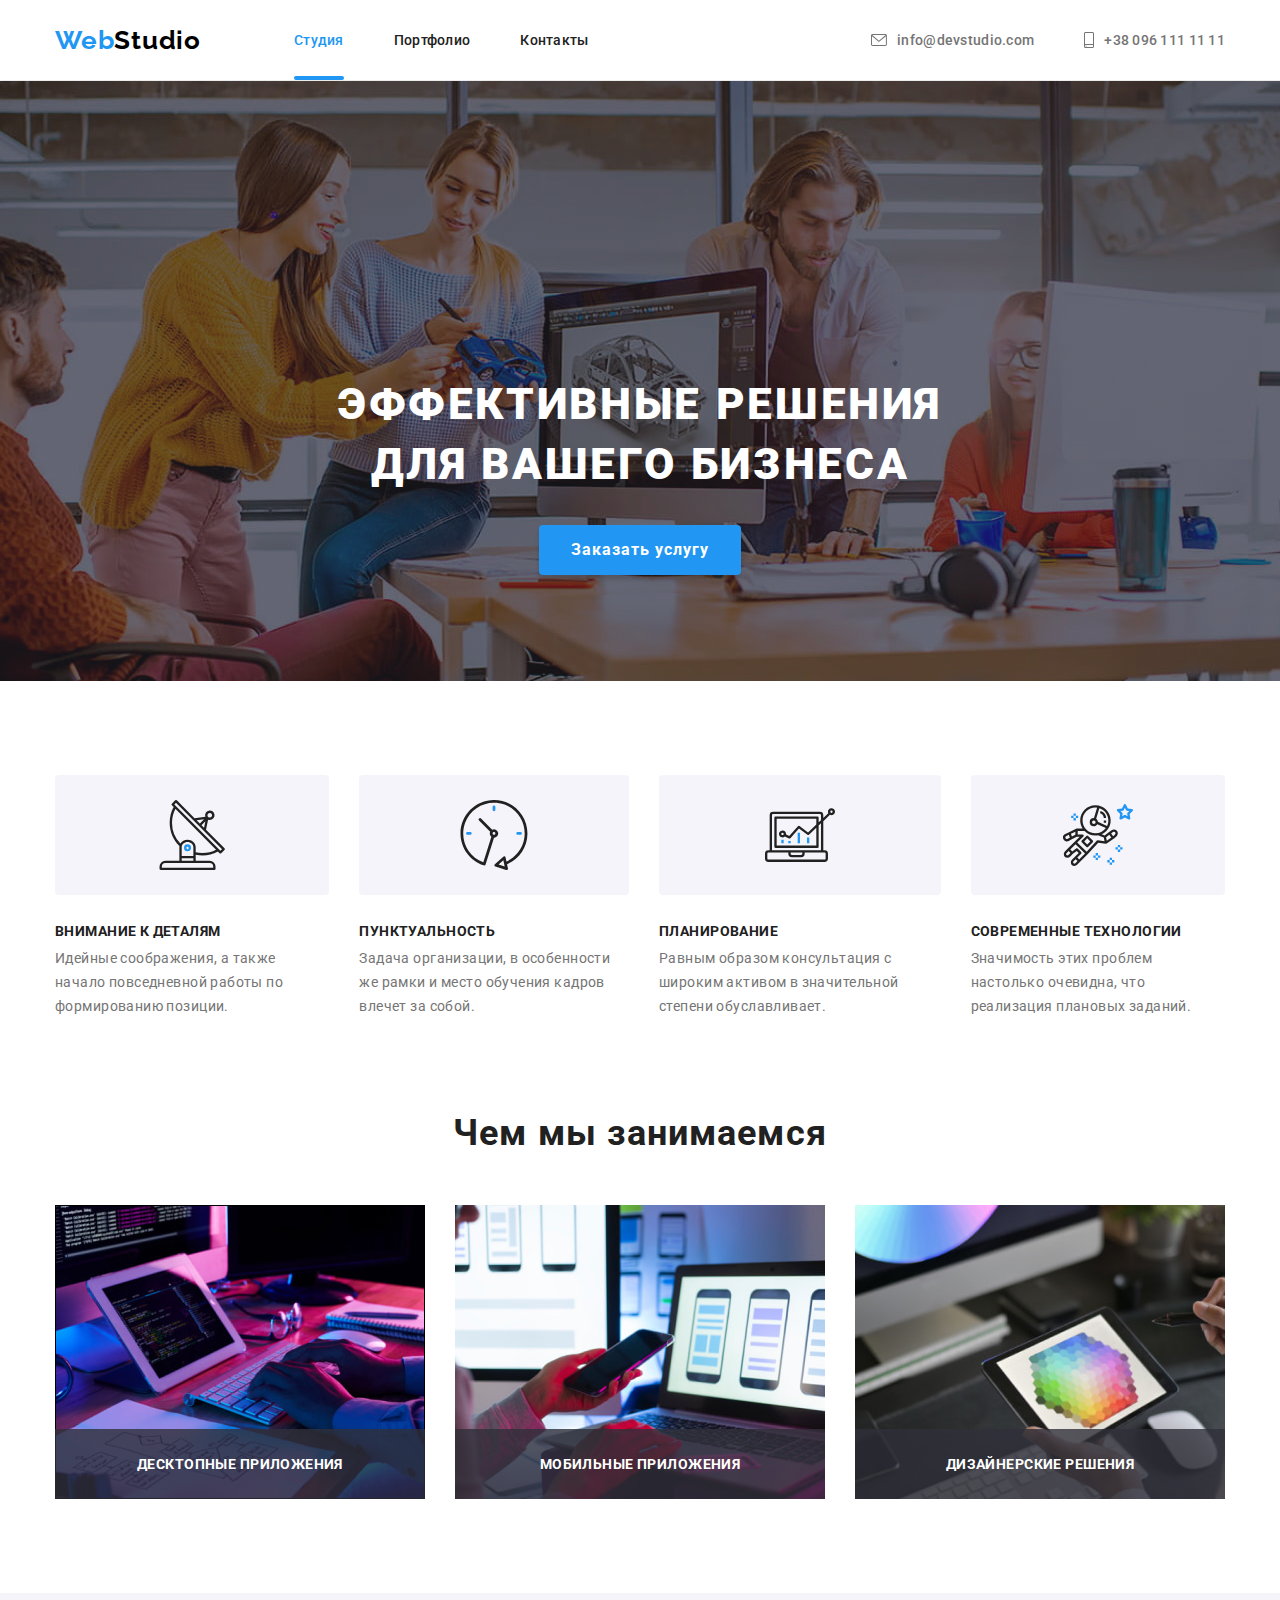
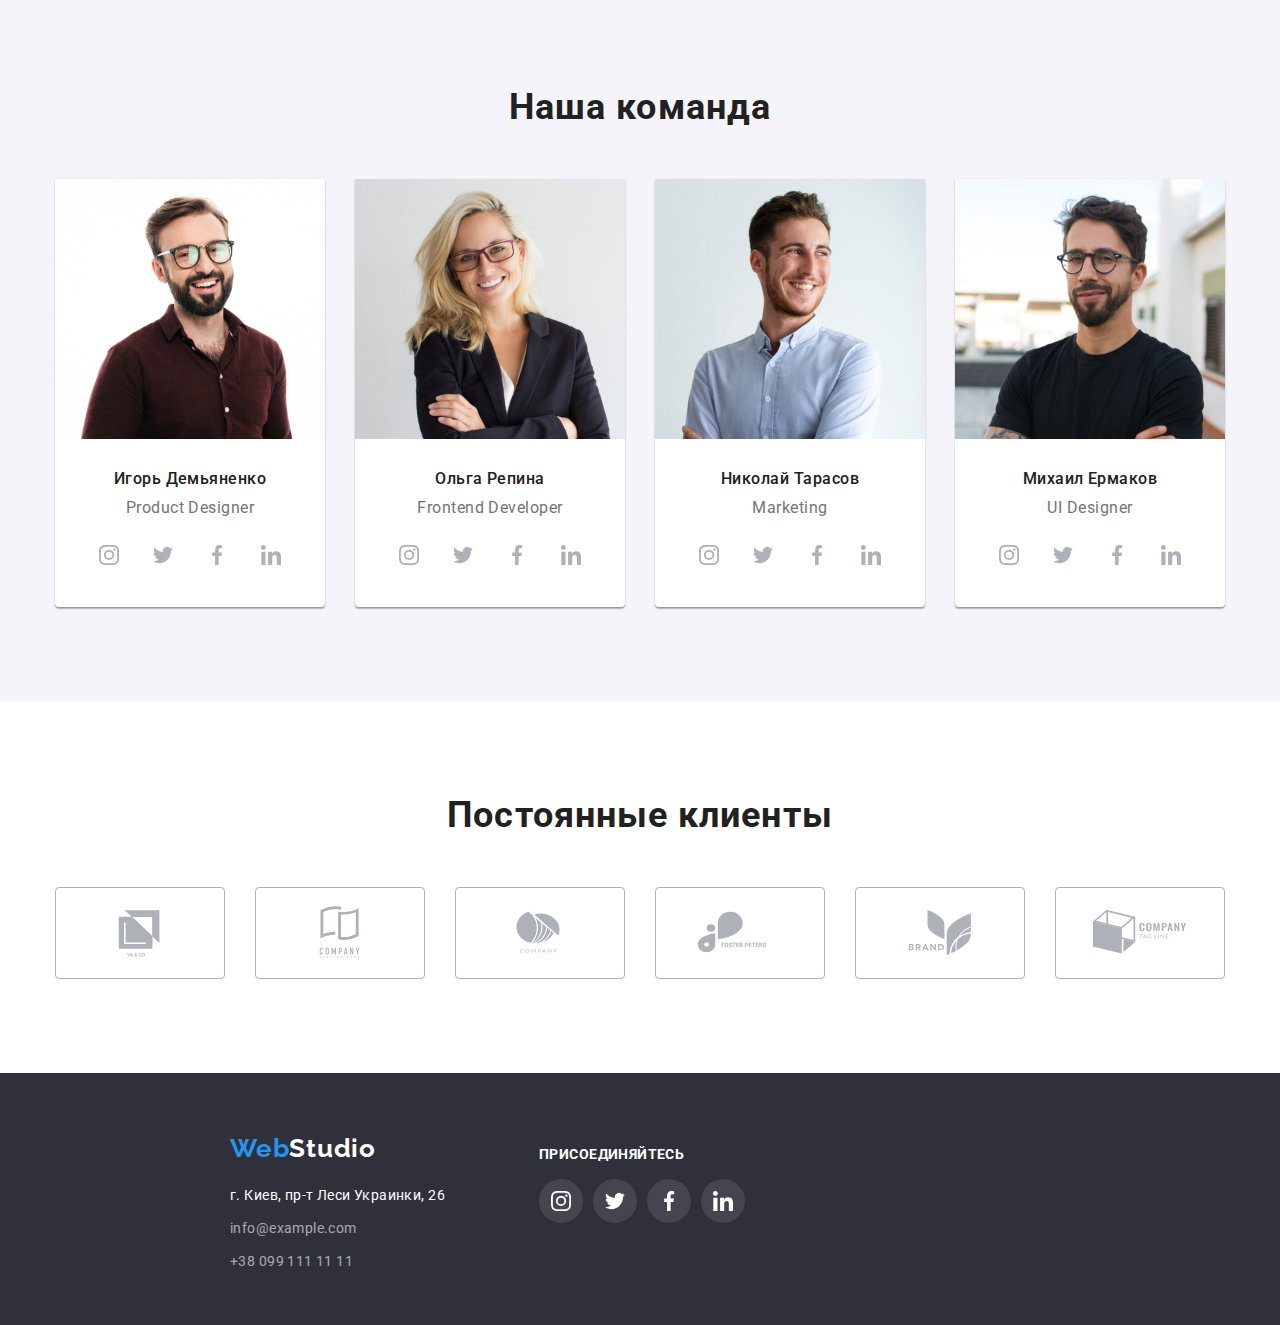
<file: index.html>
<!DOCTYPE html>
<html lang="ru">
<head>
    <meta charset="UTF-8">
    <meta http-equiv="X-UA-Compatible" content="IE=edge">
    <meta name="viewport" content="width=device-width, initial-scale=1.0">
    <title>Document</title>
    <link rel="preconnect" href="https://fonts.gstatic.com">
    <link href="https://fonts.googleapis.com/css2?family=Raleway:wght@700&family=Roboto:wght@400;500;700;900&display=swap"
        rel="stylesheet">
    <link rel="stylesheet" href="https://cdnjs.cloudflare.com/ajax/libs/modern-normalize/1.0.0/modern-normalize.min.css">
    <link rel="stylesheet" href="./css/style.css">

</head>

<!-- Body section -->
<body>
    <!-- Header section -->
   <header class="section-header">
       <div class="container nav-container">
           <!-- Navigation section -->
        <nav class="nav"> 
            <!-- Logo -->
            <a class="logo" href="/"><span class="web-logo">Web</span><span class="studio-logo">Studio</span></a>
       
            <ul class="nav-list">
                <li class="item"><a class="active-link" href="">Студия</a></li>
                <li class="item"><a class="nav-link" href="./portfolio.html">Портфолио</a></li>
                <li class="item"><a class="nav-link" href="#contact">Контакты</a></li>
            </ul>
        </nav>
            <ul class="nav-contact">
                <li class="item"><a class="nav-contact-link" href="mailto:info@devstudio.com">
                    <svg class="icon-nav-contact icon-env">
                        <use href="./images/icons.svg#envelope">
                        </use>
                    </svg>
                    info@devstudio.com</a></li>
                <li class="item"><a class="nav-contact-link" href="tel:+380961111111">
                    <svg class="icon-nav-contact icon-tel">
                        <use href="./images/icons.svg#telephone"></use>
                    </svg>
                    +38 096 111 11 11</a></li>
            </ul>
        </div>
   </header>
    
   <main>
       <!-- Main section -->

        <section class="section section-title">
            <div class="container-title container">
                <h1 class="title">Эффективные решения для вашего бизнеса</h1>
                <button data-modal-open type="button" class="button-service">Заказать услугу</button>
           </div> 
        </section>
        

        <section class="section">
            <div class="container">
                
                <!-- Our advantage section -->
                <h2 class="caption hidden"> Наши преимущества</h2>
                <ul class="list-advantage">
                    <li class="item">
                        <div class="box-advantage">
                            <svg class="icon-advantage" width="70" height="70">
                                <use href="./images/icons.svg#antenna"></use>
                            </svg>
                        </div>
                        <h3 class="caption-advantage">Внимание к деталям</h3>
                        <p class="text-advantage">Идейные соображения, а также начало повседневной работы по формированию позиции.</p>
                    </li>
                    <li class="item">
                        <div class="box-advantage">
                            <svg class="icon-advantage" width="70" height="70">
                                <use href="./images/icons.svg#clock"></use>
                            </svg>
                        </div>
                        <h3 class="caption-advantage">Пунктуальность</h3>
                        <p class="text-advantage">Задача организации, в особенности же рамки и место обучения кадров влечет за собой.</p>
                    </li>
                    <li class="item">
                        <div class="box-advantage">
                            <svg class=icon-advantage  width="70" height="70">
                                <use href="./images/icons.svg#diagram"></use>
                            </svg>
                        </div>
                        <h3 class="caption-advantage">Планирование</h3>
                        <p class="text-advantage">Равным образом консультация с широким активом в значительной степени обуславливает.</p>
                    </li>
                    <li class="item">
                        <div class="box-advantage">
                            <svg class="icon-advantage"  width="70" height="70">
                                <use href="./images/icons.svg#astronaut"></use>
                            </svg>
                        </div>
                        <h3 class="caption-advantage">Современные технологии</h3>
                        <p class="text-advantage">Значимость этих проблем настолько очевидна, что реализация плановых заданий.</p>
                    </li>
                </ul>
            </div>
         </section> 

        <section class="section what-we-doing-section">
            <!-- What are we doing section -->
            <div class="container">
                <h2 class="caption">Чем мы занимаемся</h2>
                <ul class="list-images">
                    <li class="images">
                        <div>
                        <img src="./images/box1.jpg" alt="На деревянном столе стоят компьютер и планшет.На их экране изображены написанные коды. Рядом с планшетом лежит клавиатура. Человек печатает на клавиатуре, создавая эти коды " width="370">
                        <p class="image-title">Десктопные приложения</p>
                        </div>
                    </li>
                    <li class="images">
                        <div>
                        <img src="./images/box2.jpg" alt="Человек создает дизайн программы для мобильных устройств. Одна его рука лежит на клавиатуре, в другой руке он держит мобильный телефон" width="370">
                    <p class="image-title">Мобильные приложения</p>
                    </div>
                    </li>
                    <li class="images">
                       <div>
                        <img src="./images/box3.jpg" alt="Человек держит в одной руке планшет, в другой стилус . На планшете изображена цветовая палитра" width="370">
                        <p class="image-title">Дизайнерские решения</p>
                        </div>
                    </li>
                </ul>
            </div>
        </section>

        <!-- Our team section -->

        <section class="section section-team">
            <div class="container">
                <h2 class="caption">Наша команда</h2>
                <ul class="list-images">
                    <li  class="item">
                        <img src="./images/img-5.jpg" alt="Игорь Демьяненко" width="270">
                        <div class="box-worker">
                            <h3 class="name">Игорь Демьяненко</h3>
                            <p class="duties">Product Designer</p>
                            <ul class="list-networking">
                                <li class="item-networking">
                                    <a class="item-networking-link color-icon-worker" href="">
                                        <svg class="icon-networking" width="20" height="20">
                                            <use href="./images/icons.svg#instagram"></use>
                                        </svg>
                                    </a>
                                </li>
                                <li class="item-networking">
                                    <a class="item-networking-link color-icon-worker" href="">
                                        <svg class="icon-networking" width="20" height="20">
                                            <use href="./images/icons.svg#twitter"></use>
                                        </svg>
                                    </a>
                                </li>
                                <li class="item-networking">
                                    <a class="item-networking-link color-icon-worker" href="">
                                        <svg class="icon-networking" width="20" height="20">
                                            <use href="./images/icons.svg#facebook"></use>
                                            
                                        </svg>
                                    </a>
                                </li>
                                <li class="item-networking">
                                    <a class="item-networking-link color-icon-worker" href="">
                                        <svg class="icon-networking" width="20" height="20">
                                            <use href="./images/icons.svg#linkedin"></use>
                                        </svg>
                                    </a>
                                </li>
                            </ul>
                        </div>
                    </li>
                    <li class="item">
                        <img src="./images/img-2-2.jpg" alt="Ольга Репина" width="270">
                        <div class="box-worker">
                            <h3 class="name">Ольга Репина</h3>
                            <p class="duties">Frontend Developer</p>
                            <ul class="list-networking">
                                <li class="item-networking">
                                    <a class="item-networking-link color-icon-worker" href="">
                                        <svg class="icon-networking" width="20" height="20">
                                            <use href="./images/icons.svg#instagram"></use>
                                        </svg>
                                    </a>
                                </li>
                                <li class="item-networking">
                                    <a class="item-networking-link color-icon-worker" href="">
                                        <svg class="icon-networking" width="20" height="20">
                                            <use href="./images/icons.svg#twitter"></use>
                                        </svg>
                                    </a>
                                </li>
                                <li class="item-networking">
                                    <a class="item-networking-link color-icon-worker" href="">
                                        <svg class="icon-networking" width="20" height="20">
                                            <use href="./images/icons.svg#facebook"></use>
                            
                                        </svg>
                                    </a>
                                </li>
                                <li class="item-networking">
                                    <a class="item-networking-link color-icon-worker" href="">
                                        <svg class="icon-networking" width="20" height="20">
                                            <use href="./images/icons.svg#linkedin"></use>
                                        </svg>
                                    </a>
                                </li>
                            </ul>
                        </div>
                    </li>
                    <li class="item">
                        <img src="./images/img-3-2.jpg" alt="Николай Тарасов" width="270">
                        <div class="box-worker">
                            <h3 class="name">Николай Тарасов</h3>
                            <p class="duties">Marketing</p>
                            <ul class="list-networking">
                                <li class="item-networking">
                                    <a class="item-networking-link color-icon-worker" href="">
                                        <svg class="icon-networking" width="20" height="20">
                                            <use href="./images/icons.svg#instagram"></use>
                                        </svg>
                                    </a>
                                </li>
                                <li class="item-networking">
                                    <a class="item-networking-link color-icon-worker" href="">
                                        <svg class="icon-networking" width="20" height="20">
                                            <use href="./images/icons.svg#twitter"></use>
                                        </svg>
                                    </a>
                                </li>
                                <li class="item-networking">
                                    <a class="item-networking-link color-icon-worker" href="">
                                        <svg class="icon-networking" width="20" height="20">
                                            <use href="./images/icons.svg#facebook"></use>
                            
                                        </svg>
                                    </a>
                                </li>
                                <li class="item-networking">
                                    <a class="item-networking-link color-icon-worker" href="">
                                        <svg class="icon-networking" width="20" height="20">
                                            <use href="./images/icons.svg#linkedin"></use>
                                        </svg>
                                    </a>
                                </li>
                            </ul>
                        </div>
                    </li>
                    <li class="item">
                        <img src="./images/img-4-2.jpg" alt="Михаил Ермаков" width="270">
                        <div class="box-worker">
                            <h3 class="name">Михаил Ермаков</h3>
                            <p class="duties">UI Designer</p>
                            <ul class="list-networking">
                                <li class="item-networking">
                                    <a class="item-networking-link color-icon-worker" href="">
                                        <svg class="icon-networking" width="20" height="20">
                                            <use href="./images/icons.svg#instagram"></use>
                                        </svg>
                                    </a>
                                </li>
                                <li class="item-networking">
                                    <a class="item-networking-link color-icon-worker" href="">
                                        <svg class="icon-networking" width="20" height="20">
                                            <use href="./images/icons.svg#twitter"></use>
                                        </svg>
                                    </a>
                                </li>
                                <li class="item-networking">
                                    <a class="item-networking-link color-icon-worker" href="">
                                        <svg class="icon-networking" width="20" height="20">
                                            <use href="./images/icons.svg#facebook"></use>
                            
                                        </svg>
                                    </a>
                                </li>
                                <li class="item-networking">
                                    <a class="item-networking-link color-icon-worker" href="">
                                        <svg class="icon-networking" width="20" height="20">
                                            <use href="./images/icons.svg#linkedin"></use>
                                        </svg>
                                    </a>
                                </li>
                            </ul>
                        </div>
                    </li>
                </ul>
            </div>
        </section>

        <!-- Our clients -->
        <section class="section">
            <div class="container">
                <h2 class="caption">Постоянные клиенты</h2>
                <ul class="list-images">
                    <li class="item-clients">
                        <a class="link-client" href="">
                            <svg class="icon-clients">
                                <use href="./images/icons.svg#yaco"></use>
                            </svg>
                        </a>
                    </li>
                    <li class="item-clients">
                        <a class="link-client" href="">
                            <svg class="icon-clients">
                                <use href="./images/icons.svg#tagline"></use>
                            </svg>
                        </a>
                    </li>
                    <li  class="item-clients">
                        <a class="link-client" href="">
                            <svg class="icon-clients">
                                <use href="./images/icons.svg#company"></use>
                            </svg>
                        </a>
                    </li>
                    <li class="item-clients">
                        <a class="link-client" href="">
                            <svg class="icon-clients">
                                <use href="./images/icons.svg#foster"></use>
                            </svg>
                        </a>
                    </li>
                    <li class="item-clients">
                        <a class="link-client" href="">
                            <svg class="icon-clients">
                                <use href="./images/icons.svg#brand-leaf"></use>
                            </svg>
                        </a>
                    </li>
                    <li class="item-clients">
                        <a class="link-client" href="">
                            <svg class="icon-clients">
                                <use href="./images/icons.svg#tagline-box"></use>
                            </svg>
                        </a>
                    </li>
                </ul>
                
            </div>
        </section>

   </main>


<!-- Footer section -->
<footer class="footer">
    <section class="section-footer">
        <div class="container-footer container">
           <div class="adress-container">
                <a class="logo" href=""><span class="web-logo">Web</span><span class="studio-logo">Studio</span></a>
                <!-- Address section -->
                    <address id="contact">
                        <ul class="address">
                            <li>
                                <p class="address-contact">г. Киев, пр-т Леси Украинки, 26</p>
                            </li>
                            <li>
                                <a class="address-contact address-contact-color" href="mailto:info@example.com">info@example.com</a>
                            </li>
                            <li>
                                <a class="address-contact address-contact-color" href="tel:+380991111111">+38 099 111 11 11</a>
                            </li>
                        </ul>
                    </address>
            </div>
        <div class="join-container">
            <b class="caption-advantage">присоединяйтесь</b>
            <ul class="list-networking">
                <li class="item-networking">
                    <a class="item-networking-link color-icon-join" href="">
                        <svg class="icon-networking" width="20" height="20">
                            <use href="./images/icons.svg#instagram"></use>
                        </svg>

                    </a>
                </li>
                <li class="item-networking">
                    <a class="item-networking-link color-icon-join" href="">
                        <svg class="icon-networking" width="20" height="20">
                            <use href="./images/icons.svg#twitter"></use>
                        </svg>
                    </a>
                </li>
                <li class="item-networking">
                    <a class="item-networking-link color-icon-join" href="">
                        <svg class="icon-networking" width="20" height="20">
                            <use href="./images/icons.svg#facebook"></use>
                        </svg>
                    </a>
                </li>
                <li class="item-networking">
                    <a class="item-networking-link color-icon-join" href="">
                        <svg class="icon-networking" width="20" height="20">
                            <use href="./images/icons.svg#linkedin"></use>
                        </svg>
                    </a>
                </li>
            </ul>
        </div>
        </div>
    </section>
</footer>
<div class="backdrop is-hidden" data-modal>
    <div class="modal">
        <button data-modal-close type="button" class="close-button">
            <svg width="18px" height="18px">
                <use href="./images/icons.svg#close"></use>
            </svg>
        </button>
    </div>
</div>
<script src="./js/modal.js"></script>
</body>    
</html>
</file>
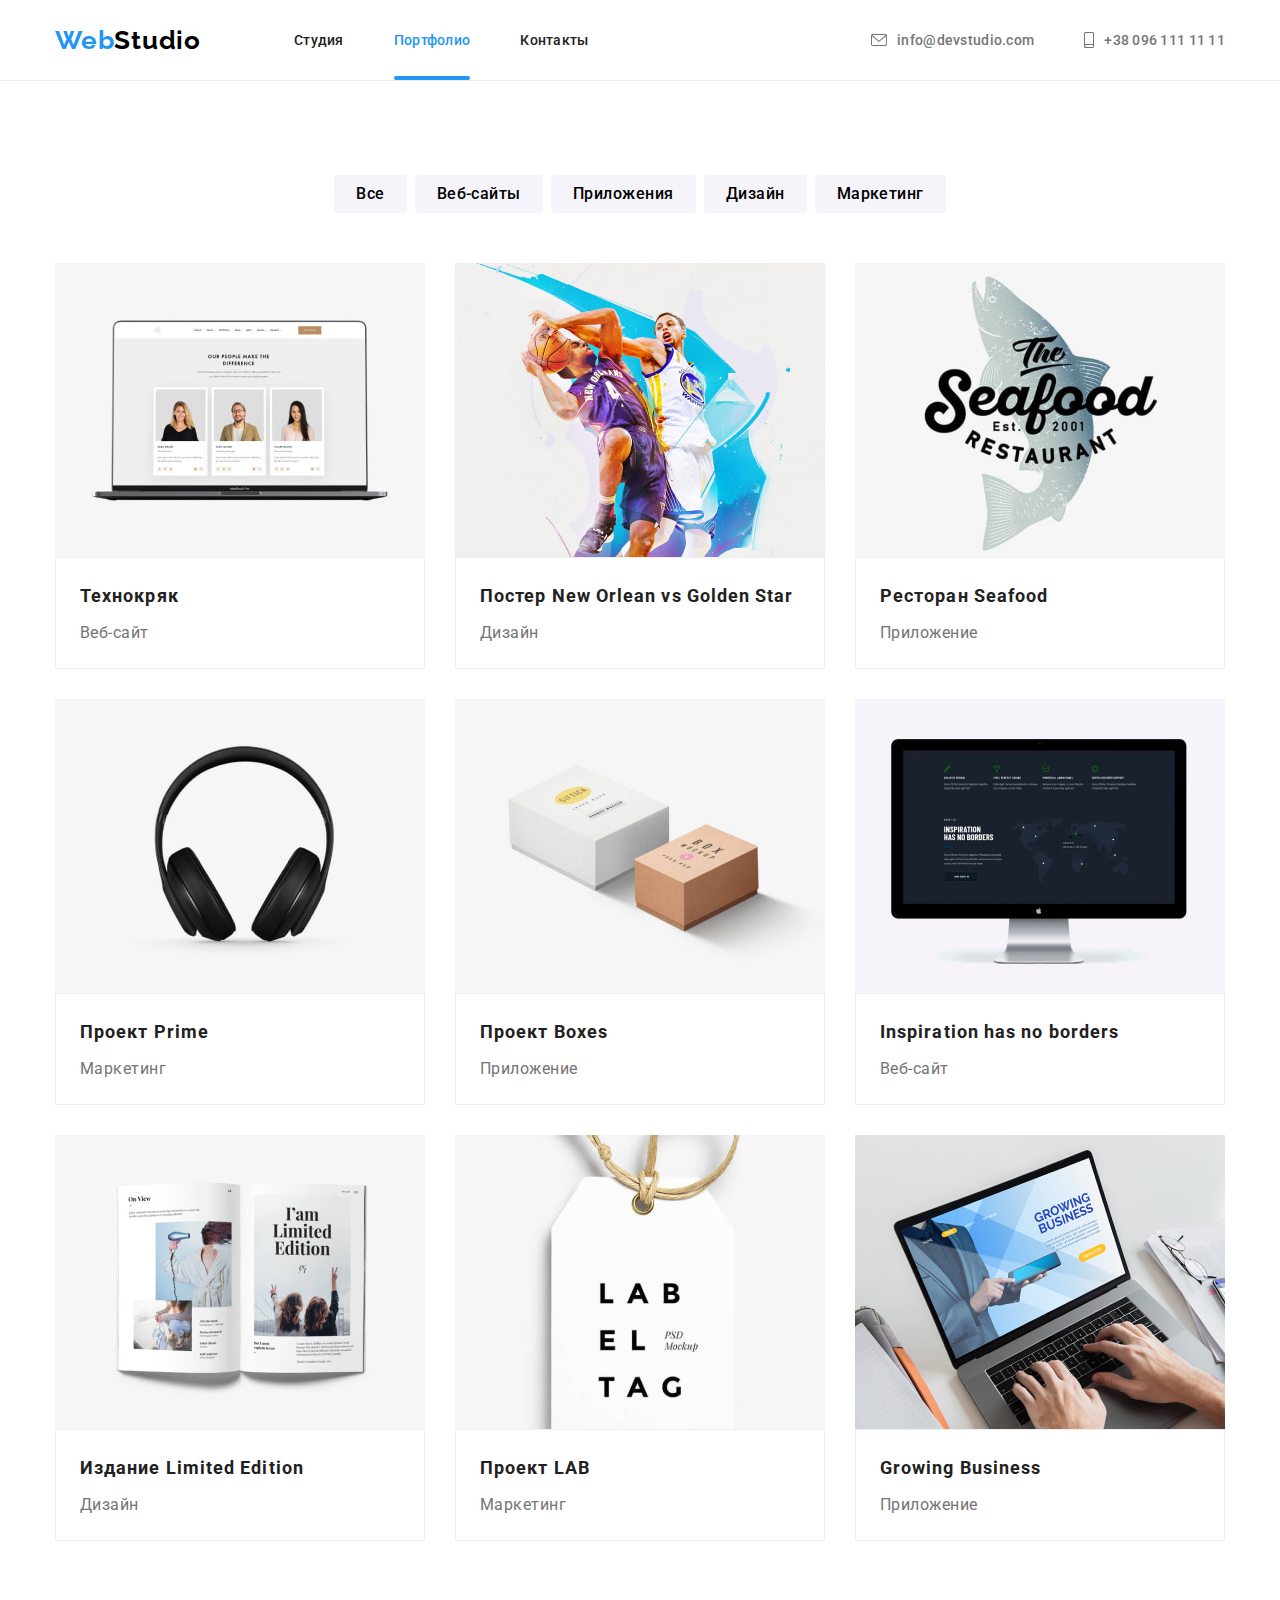
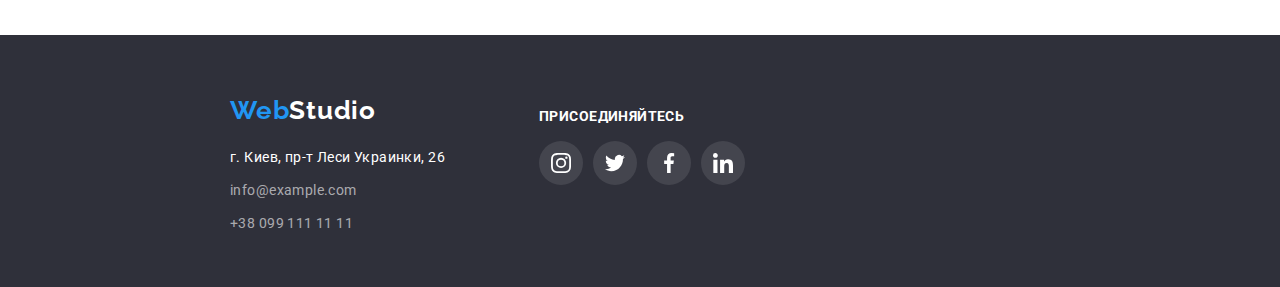
<file: portfolio.html>
<!DOCTYPE html>
<html lang="en">
<head>
    <meta charset="UTF-8">
    <meta http-equiv="X-UA-Compatible" content="IE=edge">
    <meta name="viewport" content="width=device-width, initial-scale=1.0">
    <title>Document</title>
    <link rel="preconnect" href="https://fonts.gstatic.com">
    <link href="https://fonts.googleapis.com/css2?family=Raleway:wght@700&family=Roboto:wght@400;500;700;900&display=swap"
        rel="stylesheet">
    <link rel="stylesheet" href="https://cdnjs.cloudflare.com/ajax/libs/modern-normalize/1.0.0/modern-normalize.min.css">
    <link rel="stylesheet" href="./css/style.css">
</head>
<body>
    <header class="section-header">
        <div class="container nav-container">
            <nav class="nav">
                <a class="logo" href="/"><span class="web-logo">Web</span><span class="studio-logo">Studio</span></a>
        
                <ul class="nav-list">
                    <li class="item"><a class="nav-link" href="./index.html">Студия</a></li>
                    <li class="item"><a class="active-link" href="./portfolio.html">Портфолио</a></li>
                    <li class="item"><a class="nav-link" href="#contact">Контакты</a></li>
                </ul>
            </nav>
            <ul class="nav-contact">
                <li class="item"><a class="nav-contact-link position-link" href="mailto:info@devstudio.com">
                    <svg class="icon-nav-contact icon-env">
                        <use href="./images/icons.svg#envelope">
                        </use>
                    </svg>
                    info@devstudio.com</a></li>
                <li class="item"><a class="nav-contact-link position-link" href="tel:+380961111111">
                    <svg class="icon-nav-contact icon-tel">
                        <use href="./images/icons.svg#telephone"></use>
                    </svg>
                    +38 096 111 11 11</a></li>
            </ul>
        </div>
    </header>
    <main>
        <section class="section">
            <div class="container">
                <h1 class="hidden">Портфолио</h1>
                <ul class="list-button">
                    <li class="item">
                        <button type="button" class="button-item ">Все</button>
                    </li>
                    <li class="item">
                        <button type="button" class="button-item">Веб-сайты</button>
                    </li>
                    <li class="item">
                        <button type="button" class="button-item">Приложения</button>
                    </li>
                    <li class="item">
                        <button type="button" class="button-item">Дизайн</button>
                    </li>
                    <li class="item">
                        <button type="button" class="button-item">Маркетинг</button>
                    </li>
                </ul>
            
                <ul class="portfolio-list">
                    <li class="item">
                        <a class="portfolio-list-link" href="">
                            <div class="portfolio-text-box">   
                            <img src="./images/img-11.jpg" alt="Macbook Pro. На экране ноутбука страница сайта" width="370">
                                <p class="portfolio-list-text">
                                    Технокряк это современная площадка распространения коронавируса. Компании используют эту платформу для цифрового
                                    шпионажа и атак на защищённые сервера конкурентов.
                                </p>
                                </div>
                                <div class="around-line">
                                <h2 class="portfolio-item-caption">Технокряк</h2>
                                <p class="portfolio-item-text">Веб-сайт</p>
                                </div>
                        </a>
                    </li>
                    <li class="item">
                        <a class="portfolio-list-link" href="">
                        <div class="portfolio-text-box">
                            <img src="./images/img-12.jpg" alt="Двое мужчин, играющие в баскетбол" width="370">
                            <p class="portfolio-list-text">
                                Технокряк это современная площадка распространения коронавируса. Компании используют эту платформу для цифрового
                                шпионажа и атак на защищённые сервера конкурентов.
                            </p>
                            </div>
                            <div class="around-line">
                                <h2  class="portfolio-item-caption">Постер New Orlean vs Golden Star</h2>
                                <p class="portfolio-item-text">Дизайн</p>
                                </div>
                        </a>
                    </li>
                    <li class="item">
                        <a class="portfolio-list-link" href="">
                            <div class="portfolio-text-box">
                            <img src="./images/img-13.jpg" alt="Логотип ресторана The Seafood restaurant" width="370">
                            <p class="portfolio-list-text">
                                Технокряк это современная площадка распространения коронавируса. Компании используют эту платформу для цифрового
                                шпионажа и атак на защищённые сервера конкурентов.
                            </p>
                            </div>
                            <div class="around-line">
                                    <h2 class="portfolio-item-caption">Ресторан Seafood</h2>
                                    <p class="portfolio-item-text">Приложение</p>
                                </div>
                        </a>
                    </li>
                    <li class="item">
                        <a class="portfolio-list-link" href="">
<div class="portfolio-text-box">
                            <img src="./images/img-14.jpg" alt="Чёрные наушники" width="370">
                            <p class="portfolio-list-text">
                                Технокряк это современная площадка распространения коронавируса. Компании используют эту платформу для цифрового
                                шпионажа и атак на защищённые сервера конкурентов.
                            </p>
                            </div>
                            
                            <div class="around-line">
                                    <h2 class="portfolio-item-caption">Проект Prime</h2>
                                    <p class="portfolio-item-text">Маркетинг</p>
                                </div>
                        </a>
                    </li>
                    <li class="item">
                        <a class="portfolio-list-link" href="">
                            <div class="portfolio-text-box">
                            <img src="./images/img-15.jpg" alt="Две крафтовые картонные коробки. Одна серая, вторая коричневая" width="370">
                            <p class="portfolio-list-text">
                                Технокряк это современная площадка распространения коронавируса. Компании используют эту платформу для цифрового
                                шпионажа и атак на защищённые сервера конкурентов.
                            </p>
                            </div>
                            <div class="around-line">
                                    <h2 class="portfolio-item-caption">Проект Boxes</h2>
                                    <p class="portfolio-item-text">Приложение</p>
                                </div>
                        </a>
                    </li>
                    <li class="item">
                        <a class="portfolio-list-link" href="">
                            <div class="portfolio-text-box">
                            <img src="./images/img-16.jpg" alt="Экран Apple. Нём изображен сайт в чёрно-белых тонах с заглавием Inspiration has no borders " width="370">
                            <p class="portfolio-list-text">
                                Технокряк это современная площадка распространения коронавируса. Компании используют эту платформу для цифрового
                                шпионажа и атак на защищённые сервера конкурентов.
                            </p>
                            </div>
                            <div class="around-line">
                                    <h2 class="portfolio-item-caption">Inspiration has no borders</h2>
                                    <p class="portfolio-item-text">Веб-сайт</p>
                                </div>
                        </a>
                    </li>
                    <li class="item">
                        <a class="portfolio-list-link" href="">
                            <div class="portfolio-text-box">
                            <img src="./images/img-18.jpg" alt="Открытый журнал" width="370">
                            <p class="portfolio-list-text">
                                Технокряк это современная площадка распространения коронавируса. Компании используют эту платформу для цифрового
                                шпионажа и атак на защищённые сервера конкурентов.
                            </p>
                            </div>
                            <div class="around-line">
                                <h2 class="portfolio-item-caption">Издание Limited Edition</h2>
                                <p class="portfolio-item-text">Дизайн</p>
                            </div>
                        </a>
                    </li>
                    <li class="item">
                        <a class="portfolio-list-link" href="">
                            
                            <div class="portfolio-text-box">
                                <img src="./images/img-19.jpg" alt="Бирка с надписью LAB EL TAG" width="370">
                            <p class="portfolio-list-text">
                                Технокряк это современная площадка распространения коронавируса. Компании используют эту платформу для цифрового
                                шпионажа и атак на защищённые сервера конкурентов.
                            </p>
                            </div>
                                <div class="around-line">
                                <h2 class="portfolio-item-caption">Проект LAB</h2>
                                <p class="portfolio-item-text">Маркетинг</p>
                            </div>
                        </a>
                    </li>
                    <li class="item">
                        <a class="portfolio-list-link" href="">
                            
                            <div class="portfolio-text-box">
                                <img src="./images/img-20.jpg" alt="На белой поверхности стола стоит ноутбук. На экране ноутбука изображена страница сайта с надписью Growing Business" width="370">
                            <p class="portfolio-list-text">
                                Технокряк это современная площадка распространения коронавируса. Компании используют эту платформу для цифрового
                                шпионажа и атак на защищённые сервера конкурентов.
                            </p>
                            </div>
                                <div class="around-line">
                                <h2 class="portfolio-item-caption">Growing Business</h2>
                               <p class="portfolio-item-text">Приложение</p>
                            </div> 
                        </a>
                    </li>
                </ul>
            </div>
        </section>
    </main>
    
    
    
    <!-- Footer section -->
    <footer class="footer">
        <section class="section-footer">
            <div class="container-footer container">
                <div class="adress-container">
                    <a class="logo" href=""><span class="web-logo">Web</span><span class="studio-logo">Studio</span></a>
                    <!-- Address section -->
                    <address id="contact">
                        <ul class="address">
                            <li>
                                <p class="address-contact">г. Киев, пр-т Леси Украинки, 26</p>
                            </li>
                            <li>
                                <a class="address-contact address-contact-color"
                                    href="mailto:info@example.com">info@example.com</a>
                            </li>
                            <li>
                                <a class="address-contact address-contact-color" href="tel:+380991111111">+38 099 111 11
                                    11</a>
                            </li>
                        </ul>
                    </address>
                </div>
                <div class="join-container">
                    <b class="caption-advantage">присоединяйтесь</b>
                    <ul class="list-networking">
                        <li class="item-networking">
                            <a class="item-networking-link color-icon-join" href="">
                                <svg class="icon-networking" width="20" height="20">
                                    <use href="./images/icons.svg#instagram"></use>
                                </svg>
    
                            </a>
                        </li>
                        <li class="item-networking">
                            <a class="item-networking-link color-icon-join" href="">
                                <svg class="icon-networking" width="20" height="20">
                                    <use href="./images/icons.svg#twitter"></use>
                                </svg>
                            </a>
                        </li>
                        <li class="item-networking">
                            <a class="item-networking-link color-icon-join" href="">
                                <svg class="icon-networking" width="20" height="20">
                                    <use href="./images/icons.svg#facebook"></use>
                                </svg>
                            </a>
                        </li>
                        <li class="item-networking">
                            <a class="item-networking-link color-icon-join" href="">
                                <svg class="icon-networking" width="20" height="20">
                                    <use href="./images/icons.svg#linkedin"></use>
                                </svg>
                            </a>
                        </li>
                    </ul>
                </div>
            </div>
        </section>
    </footer>
</body> 
    </html>
</file>
<file: css/style.css>
:root {
  --blue: #2196f3;
  --black: #000000;
  --grey: #757575;
  --white: #ffffff;
  --lavender: #f5f4fa;
  --black-rock: #2f303a;
  --light-grey: #afb1b8;
  --primary-color: #212121;
  --c-grey: #eeeeee;
}

body {
  font-family: "Roboto", "Raleway", sans-serif;
  font-style: normal;
  color: var(--primary-color);
  overflow-x: hidden;
}
/* General */
.container {
  margin-left: auto;
  margin-right: auto;
  width: 1200px;
  padding-left: 15px;
  padding-right: 15px;
}
.section {
  padding-top: 94px;
  padding-bottom: 94px;
}

h1,
h2,
h3,
p {
  margin-top: 0px;
  margin-bottom: 0px;
}
/* Navigation section */
.nav-container {
  display: flex;
  align-items: center;
}
.section-header {
  border-bottom: 1px solid #ececec;
}

/* Logo */
.logo {
  display: block;
  margin-right: 93px;
  font-family: Raleway;
  font-weight: 700;
  font-size: 26px;
  line-height: 1.192;
  letter-spacing: 0.03em;
  text-decoration: none;
}
.web-logo {
  color: var(--blue);
}
.studio-logo {
  color: var(--black);
}

/* Navigation */
.nav {
  display: flex;
  align-items: center;
}
.nav-list,
.nav-contact {
  list-style-type: none;
  margin: 0px;
  padding: 0px;
  display: flex;
}

.nav-contact-link,
.nav-link,
.active-link {
  display: block;

  transition: color 250ms cubic-bezier(0.4, 0, 0.2, 1);

  padding-top: 32px;
  padding-bottom: 32px;

  font-weight: 500;
  font-size: 14px;
  line-height: 1.142;
  letter-spacing: 0.02em;
  text-decoration: none;

  color: var(--grey);
}
.nav .nav-link {
  color: var(--body-color);
}
.nav-contact-link:hover,
.nav-contact-link:focus,
.nav-link:hover,
.nav-link:focus,
.address-contact-color:hover,
.address-contact-color:focus {
  color: var(--blue);
}

.nav .active-link {
  color: var(--blue);
}

.item {
  position: relative;
}

.active-link::after {
  content: "";

  display: block;

  position: absolute;
  left: 0;
  bottom: 0;

  width: 100%;
  height: 4px;
  background: var(--blue);
  border-radius: 2px;
}

.nav-list .item + .item {
  margin-left: 50px;
}
.nav-contact .item + .item {
  margin-left: 50px;
}
.nav-contact {
  margin-left: auto;
}
.nav-contact-link {
  display: flex;
  align-items: center;
}
.icon-nav-contact {
  display: block;

  transition: fill 250ms cubic-bezier(0.4, 0, 0.2, 1);

  margin-right: 10px;
  fill: currentColor;
}
.icon-nav-contact:hover,
.icon-nav-contact:focus {
  fill: currentColor;
}
.icon-env {
  width: 16px;
  height: 12px;
}
.icon-tel {
  width: 10px;
  height: 16px;
}

/* Main section */

.title {
  margin-top: 200px;
  margin-bottom: 30px;
  margin-left: auto;
  margin-right: auto;

  width: 696px;

  font-weight: 900;
  font-size: 44px;
  line-height: 1.363;
  text-align: center;
  letter-spacing: 0.06em;
  text-transform: uppercase;

  color: var(--white);
}

.section-title {
  margin-left: auto;
  margin-right: auto;

  max-width: 1600px;
  height: 600px;

  background: var(--black-rock);
  background-image: linear-gradient(
      to right,
      rgba(47, 48, 58, 0.4),
      rgba(47, 48, 58, 0.4)
    ),
    url(../images/hero-img.jpg);
  /* background-repeat: no-repeat; */
  background-position: center;
  background-size: cover;
}

.button-service {
  cursor: pointer;

  display: flex;

  transition: color 250ms cubic-bezier(0.4, 0, 0.2, 1),
    background-color 250ms cubic-bezier(0.4, 0, 0.2, 1);

  margin-left: auto;
  margin-right: auto;
  margin-bottom: 200px;

  background: var(--blue);
  box-shadow: 0px 4px 4px rgba(0, 0, 0, 0.15);
  border-radius: 4px;
  border: none;
  font-weight: 700;
  font-size: 16px;
  line-height: 1.875;
  padding: 10px 32px 10px 32px;

  text-align: center;
  letter-spacing: 0.06em;

  color: var(--white);
}
.button-service:hover,
.button-service:focus {
  background-color: #188ce8;
  color: var(--white);
}

/* Our advantage section */
.caption {
  margin-bottom: 50px;
  text-align: center;

  font-weight: 700;
  font-size: 36px;
  line-height: 1.166;

  letter-spacing: 0.03em;
}

.list-advantage {
  display: flex;

  list-style-type: none;
  margin: 0px;
  padding: 0px;
}
.list-advantage .item + .item {
  margin-left: 30px;
}

.caption-advantage {
  margin-bottom: 10px;

  font-weight: 700;
  font-size: 14px;
  line-height: 0.875;
  letter-spacing: 0.03em;
  text-transform: uppercase;
}
.text-advantage {
  font-size: 14px;
  line-height: 1.714;
  letter-spacing: 0.03em;

  color: var(--grey);
}
.box-advantage {
  display: flex;
  justify-content: center;
  align-items: center;

  margin-bottom: 30px;

  height: 120px;
  background-color: #f5f4fa;
  border-radius: 4px;
}

/* What are we doing section */
.list-images {
  display: flex;

  list-style-type: none;
  margin: 0;
  padding: 0;
}
.list-images .images + .images {
  margin-left: 30px;
}
.images {
  position: relative;
}
.image-title {
  display: block;

  position: absolute;
  bottom: 0;
  left: 0;

  width: 100%;
  padding-top: 27px;
  padding-bottom: 27px;

  font-weight: bold;
  font-size: 14px;
  line-height: 16px;
  text-align: center;
  letter-spacing: 0.03em;
  text-transform: uppercase;

  color: #ffffff;
  background-color: rgba(47, 48, 58, 0.8);
}
/* Our team */
.section-team {
  background-color: #f5f4fa;
}
.box-worker {
  padding: 30px 32px;
}
.name {
  margin-bottom: 10px;
  text-align: center;

  font-weight: 500;
  font-size: 16px;
  line-height: 1.187;
  letter-spacing: 0.03em;
}
.box-worker .duties {
  text-align: center;

  font-weight: 400;
  font-size: 16px;
  line-height: 1.187;
  letter-spacing: 0.03em;
  margin: 0;

  color: var(--grey);
}
.list-images .item + .item {
  margin-left: 30px;
}
.list-images .item {
  background-color: var(--white);
  box-shadow: 0px 1px 3px rgba(0, 0, 0, 0.12), 0px 1px 1px rgba(0, 0, 0, 0.14),
    0px 2px 1px rgba(0, 0, 0, 0.2);
  border-radius: 0px 0px 4px 4px;
}
.list-networking {
  display: flex;
  justify-content: center;
  list-style-type: none;
  padding-left: 0;
  margin-top: 16px;
}
/* .item-networking {
  border-radius: 50%; */
/* } */
.list-networking .item-networking + .item-networking {
  margin-left: 10px;
}

.item-networking-link {
  display: flex;
  justify-content: center;
  align-items: center;

  width: 44px;
  height: 44px;
  border-radius: 50%;
}

.color-icon-worker {
  fill: var(--light-grey);

  transition: fill 250ms cubic-bezier(0.4, 0, 0.2, 1),
    background-color 250ms cubic-bezier(0.4, 0, 0.2, 1);
}
.color-icon-worker:hover,
.color-icon-worker:focus {
  fill: var(--white);
  background-color: var(--blue);
}

.what-we-doing-section {
  padding-top: 0px;
}

/* Our clients */
/* .item-clients {
  display: block;
} */

.list-images .item-clients + .item-clients {
  margin-left: 30px;
}
.link-client {
  display: flex;
  justify-content: center;
  align-items: center;

  transition: fill 250ms cubic-bezier(0.4, 0, 0.2, 1),
    border 250ms cubic-bezier(0.4, 0, 0.2, 1);

  width: 170px;
  height: 92px;
  border: 1px solid var(--light-grey);
  border-radius: 4px;

  fill: var(--light-grey);
}
.link-client:hover {
  border: 1px solid var(--blue);

  fill: var(--blue);
}

.icon-clients {
  display: block;
  width: 106px;
  height: 60px;
}
/* Footer */
.footer .studio-logo {
  color: var(--white);
}
.section-footer {
  background: var(--black-rock);
}

.container-footer {
  display: flex;

  width: 1600px;
  height: 252px;
}

.adress-container {
  margin-top: 60px;
  margin-bottom: 60px;
  margin-left: 215px;
  margin-right: 70px;
}
.container-footer .logo {
  margin-bottom: 20px;
}
.address {
  list-style-type: none;
  font-style: normal;
  margin: 0px;
  padding: 0px;
}
.address-contact {
  text-decoration: none;
  font-weight: 400;
  font-size: 14px;
  line-height: 1.714;

  letter-spacing: 0.03em;

  color: var(--white);
}
.address :not(:last-child) {
  margin-bottom: 9px;
}
.address-contact-color {
  color: rgba(255, 255, 255, 0.6);
  transition: color 250ms cubic-bezier(0.4, 0, 0.2, 1);
}

/* Join section */
.join-container {
  margin-top: 72px;
  margin-bottom: 100px;

  width: 206px;
  height: 80px;
}
.join-container b {
  color: var(--white);
}

.color-icon-join {
  transition: fill 250ms cubic-bezier(0.4, 0, 0.2, 1),
    background-color 250ms cubic-bezier(0.4, 0, 0.2, 1);

  fill: var(--white);
  background-color: rgba(255, 255, 255, 0.1);
}
.color-icon-join:hover,
.color-icon-join:focus {
  fill: var(--white);
  background-color: var(--blue);
}
/* Section portfolio */

/* Button Section portfolio*/
.list-button .item + .item {
  margin-left: 8px;
}
.list-button {
  display: flex;
  margin-bottom: 50px;
  justify-content: center;
  margin-top: 0;
  list-style-type: none;

  padding: 0;
}

.button-item {
  transition: background 250ms cubic-bezier(0.4, 0, 0.2, 1),
    box-shadow 250ms cubic-bezier(0.4, 0, 0.2, 1),
    color 250ms cubic-bezier(0.4, 0, 0.2, 1);

  padding: 6px 22px;

  background: var(--lavender);
  border-radius: 4px;
  border: none;
  font-weight: 500;
  font-size: 16px;
  line-height: 1.625;

  text-align: center;
  letter-spacing: 0.03em;
}

.button-item:hover,
.button-item:focus {
  background: var(--blue);
  box-shadow: 0px 3px 1px rgba(0, 0, 0, 0.1), 0px 1px 2px rgba(0, 0, 0, 0.08),
    0px 2px 2px rgba(0, 0, 0, 0.12);
  color: var(--white);
}

/* Card Section portfolio*/
img {
  display: block;
}
.portfolio-list {
  display: flex;
  flex-wrap: wrap;

  list-style-type: none;
  padding: 0;
  margin: 0;
}
.portfolio-list .item {
  margin-right: 30px;
  margin-bottom: 30px;
}
.portfolio-list .item:nth-child(3n) {
  margin-right: 0;
}

.portfolio-list .item:nth-last-child(-n + 3) {
  margin-bottom: 0;
}
.portfolio-list-link {
  display: block;
  text-decoration: none;

  transition: box-shadow 250ms cubic-bezier(0.4, 0, 0.2, 1);

  color: inherit;
}

.portfolio-list-link:focus,
.portfolio-list-link:hover {
  box-shadow: 0px 1px 1px rgba(0, 0, 0, 0.12), 0px 4px 4px rgba(0, 0, 0, 0.06),
    1px 4px 6px rgba(0, 0, 0, 0.16);
}
.portfolio-item-caption {
  font-weight: 700px;
  font-size: 18px;
  line-height: 2;
  letter-spacing: 0.06em;
}
.around-line {
  padding: 20px 24px;

  border: 1px solid var(--c-grey);
}
.portfolio-item-text {
  margin-top: 4px;

  font-weight: 400;
  font-size: 16px;
  line-height: 1.875;
  letter-spacing: 0.03em;

  color: var(--grey);
}
.portfolio-text-box {
  position: relative;
  overflow: hidden;
}
.portfolio-list-text {
  display: block;

  position: absolute;
  bottom: 0;
  right: 0;

  z-index: 2;
  transform: translateY(100%);
  transition: transform 250ms cubic-bezier(0.4, 0, 0.2, 1);

  padding: 63px 24px;

  font-size: 18px;
  line-height: 28px;
  /* or 156% */
  letter-spacing: 0.03em;

  color: #ffffff;
  background-color: rgba(33, 150, 243, 0.9);
}
.portfolio-list-link:hover .portfolio-list-text {
  transform: translateY(0);
}
/* Modal window */
.backdrop {
  position: fixed;
  top: 0;
  left: 0;

  width: 100%;
  height: 100%;

  background-color: rgba(0, 0, 0, 0.2);
}
.backdrop.is-hidden {
  opacity: 0;
  pointer-events: none;
}
.backdrop.is-hidden .modal {
  transform: translate(-50%, -50%) scale(1.1);
}
.modal {
  position: absolute;
  top: 50%;
  left: 50%;
  transform: translate(-50%, -50%) scale(1);

  transition: transform 250ms cubic-bezier(0.4, 0, 0.2, 1);

  height: 581px;
  width: 528px;

  background-color: #ffffff;
  box-shadow: 0px 1px 3px rgba(0, 0, 0, 0.12), 0px 1px 1px rgba(0, 0, 0, 0.14),
    0px 2px 1px rgba(0, 0, 0, 0.2);
  border-radius: 4px;
}
.close-button {
  display: flex;
  justify-content: center;
  align-items: center;

  cursor: pointer;

  position: absolute;
  top: 8px;
  right: 8px;

  width: 30px;
  height: 30px;
  color: var(--black);
  background-color: var(--white);
  border: 1px solid rgba(0, 0, 0, 0.1);
  border-radius: 50%;
}
.hidden {
  display: none;
}
</file>
